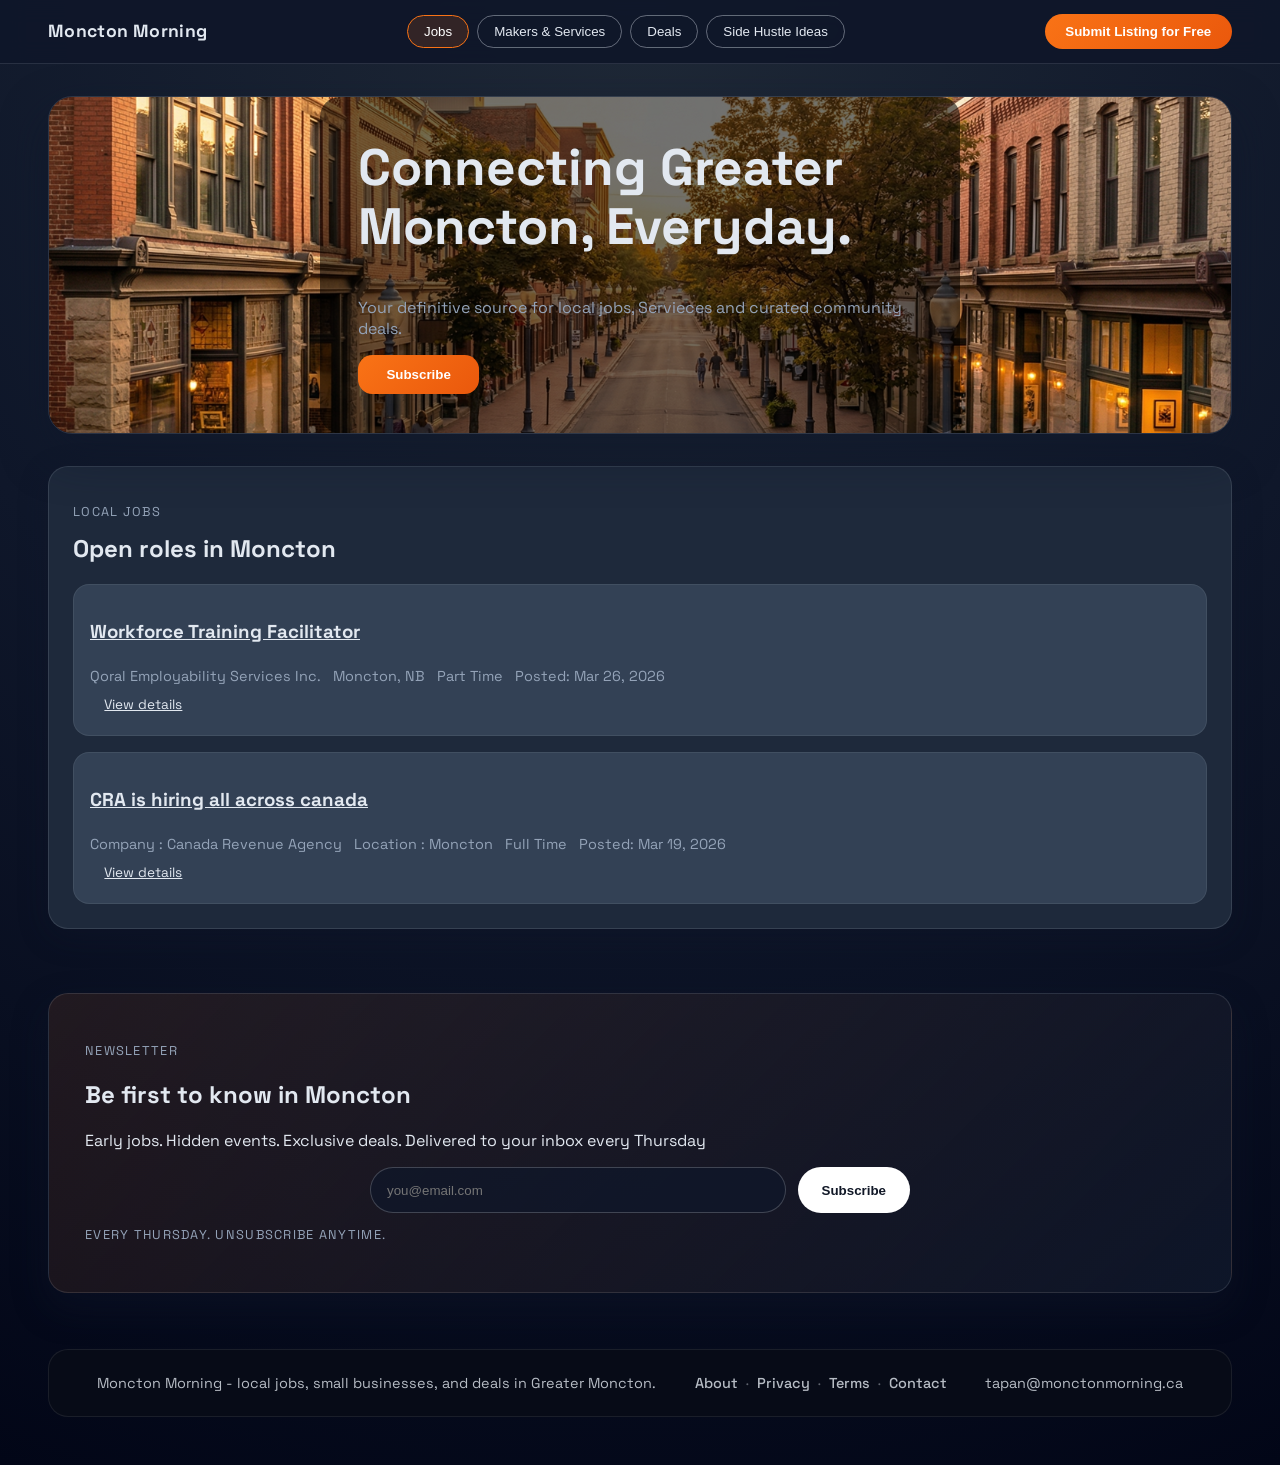
<file: index.html>
<!doctype html>
<html lang="en">
  <head>
    <meta charset="utf-8" />
    <meta name="viewport" content="width=device-width, initial-scale=1" />
    <title>Moncton Morning</title>
    <link rel="preconnect" href="https://fonts.googleapis.com" />
    <link rel="preconnect" href="https://fonts.gstatic.com" crossorigin />
    <link
      href="https://fonts.googleapis.com/css2?family=Space+Grotesk:wght@400;500;600;700&display=swap"
      rel="stylesheet"
    />
    <style>
      :root {
        color-scheme: light;
        font-family: "Space Grotesk", system-ui, -apple-system, sans-serif;
        --bg: #0f172a;
        --card: #1e293b;
        --card-soft: #334155;
        --text: #e2e8f0;
        --muted: #94a3b8;
        --accent: #f97316;
        --accent-soft: rgba(249, 115, 22, 0.15);
        --border: rgba(226, 232, 240, 0.12);
      }

      * {
        box-sizing: border-box;
      }

      body {
        margin: 0;
        background: radial-gradient(circle at top, #1f2937 0%, #0f172a 50%, #020617 100%);
        color: var(--text);
      }

      a {
        color: inherit;
      }

      .top-nav {
        position: sticky;
        top: 0;
        z-index: 20;
        display: flex;
        align-items: center;
        justify-content: space-between;
        gap: 1rem;
        padding: 0.85rem clamp(1rem, 4vw, 3rem);
        background: rgba(15, 23, 42, 0.95);
        border-bottom: 1px solid var(--border);
        backdrop-filter: blur(12px);
      }

      .brand {
        font-weight: 700;
        letter-spacing: 0.02em;
        font-size: 1.1rem;
      }

      .nav-links {
        display: flex;
        gap: 0.5rem;
        flex-wrap: wrap;
        justify-content: center;
      }

      .nav-links button {
        background: transparent;
        border: 1px solid rgba(226, 232, 240, 0.4);
        color: var(--text);
        border-radius: 999px;
        padding: 0.5rem 1rem;
        font-weight: 500;
        cursor: pointer;
        transition: all 0.2s ease;
      }

      .nav-links button.active {
        border-color: var(--accent);
        background: var(--accent-soft);
        color: #fff;
      }

      .nav-cta {
        background: linear-gradient(135deg, #f97316, #ea580c);
        color: #fff;
        border: none;
        padding: 0.65rem 1.3rem;
        border-radius: 999px;
        font-weight: 600;
        cursor: pointer;
        transition: transform 0.2s ease;
      }

      .nav-cta:hover {
        transform: translateY(-1px);
      }

      .page-shell {
        min-height: 100vh;
        padding: 2rem clamp(1rem, 4vw, 3rem) 3rem;
        display: flex;
        flex-direction: column;
        gap: 2rem;
      }

      .hero {
        position: relative;
        border: 1px solid var(--border);
        border-radius: 1.5rem;
        overflow: hidden;
        box-shadow: 0 20px 45px rgba(15, 23, 42, 0.6);
      }

      .hero-bg {
        position: absolute;
        inset: 0;
        background-image: url("hero-moncton.jpg");
        background-size: cover;
        background-position: center;
      }

      .hero-content {
        position: relative;
        margin: 0 auto;
        padding: clamp(1.5rem, 3vw, 2.5rem);
        max-width: 640px;
        background: rgba(0, 0, 0, 0.55);
        border-radius: 1.25rem;
        display: flex;
        flex-direction: column;
        gap: 0.75rem;
      }

      .hero h1 {
        margin: 0.25rem 0 0.75rem;
        font-size: clamp(2.2rem, 4vw, 3.4rem);
        line-height: 1.15;
      }

      .hero .lede {
        color: var(--muted);
        margin-bottom: 0.25rem;
        max-width: 60ch;
      }

      .hero-subscribe {
        align-self: flex-start;
        border: none;
        border-radius: 0.9rem;
        padding: 0.75rem 1.75rem;
        font-weight: 600;
        background: linear-gradient(135deg, #f97316, #ea580c);
        color: #fff;
        cursor: pointer;
        transition: transform 0.2s ease;
      }

      .hero-subscribe:hover {
        transform: translateY(-1px);
      }

      .content {
        display: grid;
        gap: 1.5rem;
      }

      .section-card {
        background: var(--card);
        border: 1px solid var(--border);
        border-radius: 1.25rem;
        padding: 1.5rem;
        box-shadow: 0 8px 30px rgba(15, 23, 42, 0.3);
      }

      .section-card h2 {
        margin-top: 0;
      }

      .jobs-list,
      .business-grid,
      .news-list,
      .events-list,
      .tips-list,
      .deals-list {
        display: flex;
        flex-direction: column;
        gap: 1rem;
        margin-top: 1rem;
      }

      .job-item,
      .business-item,
      .deal-item,
      .tip-item {
        border: 1px solid rgba(226, 232, 240, 0.08);
        padding: 1rem;
        border-radius: 1rem;
        background: var(--card-soft);
        display: flex;
        flex-direction: column;
        gap: 0.35rem;
      }

      .job-item .meta,
      .business-item .meta,
      .deal-item .meta,
      .tip-item .meta {
        display: flex;
        flex-wrap: wrap;
        gap: 0.75rem;
        color: var(--muted);
        font-size: 0.9rem;
      }

      .category-chip {
        border-radius: 999px;
        padding: 0.25rem 0.75rem;
        background: rgba(249, 115, 22, 0.15);
        color: #f97316;
        font-size: 0.85rem;
        display: inline-flex;
        align-items: center;
      }

      .filter-controls {
        display: flex;
        justify-content: flex-end;
        gap: 0.75rem;
        margin-top: 0.75rem;
        flex-wrap: wrap;
      }

      .filter-controls select {
        border-radius: 999px;
        padding: 0.55rem 1rem;
        border: 1px solid rgba(226, 232, 240, 0.5);
        background: var(--card);
        color: var(--text);
      }

      .newsletter {
        margin-top: 2rem;
        padding: clamp(1.5rem, 3vw, 2.25rem);
        border-radius: 1.25rem;
        background: linear-gradient(135deg, rgba(249, 115, 22, 0.1), rgba(15, 23, 42, 0.9));
        border: 1px solid var(--border);
        box-shadow: 0 15px 35px rgba(15, 23, 42, 0.4);
      }

      .legal-links {
        text-align: center;
        margin-top: 1rem;
        font-size: 0.95rem;
      }
      .legal-links a {
        color: var(--accent);
        text-decoration: none;
        font-weight: 600;
      }

      .newsletter-form-wrapper {
        max-width: 540px;
        margin: 1rem auto 0;
      }

      .newsletter-form {
        margin: 0;
        display: flex;
        gap: 0.75rem;
        flex-wrap: wrap;
      }

      .newsletter-form input {
        flex: 1;
        min-width: 220px;
        padding: 0.9rem 1rem;
        border-radius: 999px;
        border: 1px solid rgba(255, 255, 255, 0.2);
        background: rgba(15, 23, 42, 0.75);
        color: #fff;
      }

      .newsletter-form button {
        border-radius: 999px;
        border: none;
        background: #fff;
        color: #111827;
        font-weight: 600;
        padding: 0.85rem 1.5rem;
        cursor: pointer;
      }

      .notice {
        text-transform: uppercase;
        font-size: 0.8rem;
        letter-spacing: 0.1em;
        color: var(--muted);
      }

      .site-footer {
        margin-top: 1.5rem;
        background: #070b17;
        border-radius: 1.25rem;
        padding: 1.5rem clamp(1rem, 4vw, 3rem);
        border: 1px solid rgba(255, 255, 255, 0.08);
        color: rgba(226, 232, 240, 0.8);
        display: flex;
        flex-wrap: wrap;
        gap: 1rem;
        font-size: 0.9rem;
        justify-content: space-between;
      }

      .footer-links {
        display: flex;
        gap: 0.5rem;
        flex-wrap: wrap;
        align-items: center;
      }

      .footer-links a {
        color: inherit;
        text-decoration: none;
        font-weight: 500;
      }

      .footer-links span {
        color: rgba(226, 232, 240, 0.4);
      }

      .hidden {
        display: none;
      }

      .modal-backdrop {
        position: fixed;
        inset: 0;
        background: rgba(2, 6, 23, 0.7);
        display: none;
        align-items: center;
        justify-content: center;
        z-index: 40;
        padding: 1.5rem;
      }

      .modal-backdrop.open {
        display: flex;
      }

      .modal {
        background: var(--card);
        border-radius: 1.25rem;
        padding: 1.5rem;
        max-width: 520px;
        width: 100%;
        border: 1px solid var(--border);
      }

      .modal header {
        display: flex;
        justify-content: space-between;
        align-items: center;
        margin-bottom: 1rem;
      }

      .modal form {
        display: grid;
        gap: 0.75rem;
      }

      .modal label {
        font-size: 0.9rem;
        color: var(--muted);
      }

      .modal input,
      .modal select,
      .modal textarea {
        width: 100%;
        padding: 0.65rem 0.8rem;
        border-radius: 0.75rem;
        border: 1px solid rgba(226, 232, 240, 0.3);
        background: rgba(15, 23, 42, 0.7);
        color: var(--text);
      }

      .modal button {
        justify-self: flex-end;
        background: linear-gradient(135deg, #f97316, #ea580c);
        color: #fff;
        border: none;
        padding: 0.6rem 1.4rem;
        border-radius: 999px;
        font-weight: 600;
        cursor: pointer;
      }

      @media (max-width: 840px) {
        .top-nav {
          flex-direction: column;
          align-items: flex-start;
        }

        .nav-links {
          width: 100%;
          justify-content: flex-start;
        }

        .nav-cta {
          width: 100%;
          text-align: center;
        }
      }
    </style>
  </head>
  <body>
    <nav class="top-nav">
      <div class="brand">Moncton Morning</div>
      <div class="nav-links" role="tablist">
        <button type="button" class="active" data-tab="jobs">Jobs</button>
        <button type="button" data-tab="makers">Makers &amp; Services</button>
        <button type="button" data-tab="deals">Deals</button>
        <button type="button" data-tab="sidehustle">Side Hustle Ideas</button>
      </div>
      <button type="button" class="nav-cta" id="open-submit">Submit Listing for Free</button>
    </nav>

    <div class="page-shell">
      <header class="hero">
        <div class="hero-bg" aria-hidden="true"></div>
        <div class="hero-content" role="presentation">
          <h1>Connecting Greater Moncton, Everyday.</h1>
          <p class="lede">Your definitive source for local jobs, Servieces and curated community deals.</p>
          <button type="button" class="hero-subscribe" id="hero-subscribe">Subscribe</button>
        </div>
      </header>

      <main class="content">
        <section id="jobs" class="section-card">
          <p class="notice">Local Jobs</p>
          <h2>Open roles in Moncton</h2>
         <div class="jobs-list"></div>
        </section>

        <section id="makers" class="section-card hidden">
          <p class="notice">Makers &amp; Services</p>
          <h2>Local businesses you can call today</h2>
          <div class="filter-controls">
            <select id="maker-filter">
              <option>All</option>
              <option>Food</option>
              <option>Services</option>
              <option>Retail</option>
              <option>Home-based</option>
              <option>Other</option>
            </select>
          </div>
          <div class="business-grid"></div>
        </section>

        <section id="deals" class="section-card hidden">
          <h2>Discounts from local businesses</h2>
          <div class="deals-list"></div>
        </section>

        <section id="sidehustle" class="section-card hidden">
          <p class="notice">Side Hustle Tips</p>
          <h2>Quick ideas to earn extra cash</h2>
          <div class="tips-list"></div>
        </section>
        <section id="news" class="section-card hidden">
          <p class="notice">Newsletter news</p>
          <h2>What's happening this week</h2>
          <div class="news-list"></div>
        </section>
        <section id="events" class="section-card hidden">
          <p class="notice">Newsletter events</p>
          <h2>Community calendar</h2>
          <div class="events-list"></div>
        </section>
      </main>

      <section id="newsletter" class="newsletter">
        <div>
          <p class="notice">Newsletter</p>
          <h2>Be first to know in Moncton</h2>
          <p>Early jobs. Hidden events. Exclusive deals. Delivered to your inbox every Thursday</p>
        </div>
        <div class="newsletter-form-wrapper">
          <form id="subscribe-form" class="newsletter-form">
            <input id="subscribe-email" type="email" name="email" placeholder="you@email.com" required />
            <button type="submit">Subscribe</button>
          </form>
        </div>
        <p id="newsletter-note" class="notice">Every Thursday. Unsubscribe anytime.</p>
      </section>

<footer class="site-footer">
        <div>Moncton Morning - local jobs, small businesses, and deals in Greater Moncton.</div>
        <div class="footer-links">
          <a href="about.html">About</a><span>&middot;</span>
          <a href="privacy.html">Privacy</a><span>&middot;</span>
          <a href="terms.html">Terms</a><span>&middot;</span>
          <a href="mailto:tapan@monctonmorning.ca">Contact</a>
        </div>
        <div>tapan@monctonmorning.ca</div>
      </footer>
    </div>

    <div class="modal-backdrop" id="submit-modal">
      <div class="modal">
        <header>
          <h3>Submit a listing</h3>
          <button type="button" id="close-submit">Close</button>
        </header>
        <form id="submit-form">
          <label for="listing-type">Listing type</label>
          <select id="listing-type" name="listing-type" required>
            <option value="Job">Job</option>
            <option value="Business / Service">Business / Service</option>
            <option value="Deal">Deal</option>
          </select>
          <label for="listing-email">Contact email</label>
          <input id="listing-email" type="email" name="email" placeholder="you@email.com" required />
          <label for="listing-phone">Phone (optional)</label>
          <input id="listing-phone" type="tel" name="phone" placeholder="(506) 555-1234" />
          <label for="listing-details">Listing details</label>
          <textarea id="listing-details" name="details" rows="4" placeholder="Share the essentials"></textarea>
          <p id="submit-error" class="notice" style="color:#fca5a5;"></p>
          <p id="submit-success" class="notice"></p>
          <button type="submit">Send</button>
        </form>
      </div>
    </div>

    <script src="airtable-config.js"></script>
    <script>
const envConfig = window.MONCTON_CONFIG || {};
const AIRTABLE_CONFIG = {
  apiKey: envConfig.airtableApiKey || "REPLACE_WITH_YOUR_API_KEY",
  baseId: envConfig.baseId || "appRkIddAFC3p5eqv",
  tables: {
    jobs: "Jobs",
    directory: "Directory",
    deals: "Deals",
    tips: "SideHustleTips",
    news: "News",
    events: "Events",
    submissions: "Submissions",
    subscribers: "Subscribers"
  }
};

const apiBase = `https://api.airtable.com/v0/${AIRTABLE_CONFIG.baseId}/`;
const authHeaders = () => ({
  Authorization: `Bearer ${AIRTABLE_CONFIG.apiKey}`
});
const jsonHeaders = () => ({
  ...authHeaders(),
  "Content-Type": "application/json"
});


async function postRecord(tableName, fields) {
  try {
    const url = `${apiBase}${encodeURIComponent(tableName)}`;
    const response = await fetch(url, {
      method: "POST",
      headers: jsonHeaders(),
      body: JSON.stringify({ fields })
    });
    if (!response.ok) {
      console.error("Airtable POST error", tableName, response.status, await response.text());
      return null;
    }
    return await response.json();
  } catch (error) {
    console.error("POST failed", tableName, error);
    return null;
  }
}

const navButtons = document.querySelectorAll(".nav-links button[data-tab]");
const sections = document.querySelectorAll("main section");
const submitModal = document.getElementById("submit-modal");
const openSubmit = document.getElementById("open-submit");
const closeSubmit = document.getElementById("close-submit");
const submitForm = document.getElementById("submit-form");
const submitError = document.getElementById("submit-error");
const submitSuccess = document.getElementById("submit-success");
const subscribeEmail = document.getElementById("subscribe-email");
const subscribeForm = document.getElementById("subscribe-form");
const newsletterNote = document.getElementById("newsletter-note");
const makerFilter = document.getElementById("maker-filter");
const heroSubscribe = document.getElementById("hero-subscribe");

const jobList = document.querySelector("#jobs .jobs-list");
const businessGrid = document.querySelector("#makers .business-grid");
const dealsList = document.querySelector("#deals .deals-list");
const tipsList = document.querySelector("#sidehustle .tips-list");
const newsList = document.querySelector("#news .news-list");
const eventsList = document.querySelector("#events .events-list");

let directoryRecords = [];

const loadingMessages = {
  jobs: "Loading jobs…",
  makers: "Loading local makers & services…",
  deals: "Loading deals…",
  news: "Loading local news…",
  events: "Loading local events…"
};

function showLoading(target, text) {
  if (target) {
    target.textContent = text;
  }
}

function showError(target, sectionLabel) {
  if (target) {
    target.textContent = `Couldn't load ${sectionLabel}. Please refresh the page.`;
  }
}

function showSection(id) {
  sections.forEach((section) => {
    section.classList.toggle("hidden", section.id !== id);
  });
  navButtons.forEach((button) => {
    button.classList.toggle("active", button.dataset.tab === id);
  });
}

function formatDate(value) {
  if (!value) return "";
  const date = new Date(value);
  if (Number.isNaN(date)) return value;
  return new Intl.DateTimeFormat("en-CA", { dateStyle: "medium" }).format(date);
}

function hasFeatured(record) {
  return Boolean(record?.Featured || record?.["Featured?"]);
}

function getField(record, ...keys) {
  if (!record) return "";
  for (const key of keys) {
    const value = record[key];
    if (typeof value === "string" && value.trim()) return value.trim();
    if (value || value === 0) return value;
  }
  return "";
}

function createJobCard(job) {
  const card = document.createElement("article");
  card.className = "job-item";

  const title = document.createElement("h3");
  title.style.display = "flex";
  title.style.alignItems = "center";
  title.style.justifyContent = "space-between";
  title.style.gap = "0.5rem";

  const titleText = document.createElement("span");
  if (job.Link) {
    const link = document.createElement("a");
    link.href = job.Link;
    link.textContent = job.Title || "Job";
    link.target = "_blank";
    link.rel = "noreferrer";
    titleText.appendChild(link);
  } else {
    titleText.textContent = job.Title || "Job";
  }

  const badgeWrapper = document.createElement("span");
  badgeWrapper.style.marginLeft = "auto";
  if (hasFeatured(job)) {
    const badge = document.createElement("span");
    badge.className = "category-chip";
    badge.textContent = "Featured";
    badgeWrapper.appendChild(badge);
  }

  title.appendChild(titleText);
  if (badgeWrapper.children.length) {
    title.appendChild(badgeWrapper);
  }

  const meta = document.createElement("div");
  meta.className = "meta";
  if (job.Company) meta.appendChild(Object.assign(document.createElement("span"), { textContent: job.Company }));
  if (job.Location) meta.appendChild(Object.assign(document.createElement("span"), { textContent: job.Location }));
  const jobType = job.Type || job.Category;
  if (jobType) {
    meta.appendChild(Object.assign(document.createElement("span"), { textContent: jobType }));
  }
  const postedValue = job["Posted date"] || job.PostedAt || job.Posted;
  if (postedValue) {
    const posted = document.createElement("span");
    posted.textContent = "Posted: " + formatDate(postedValue);
    meta.appendChild(posted);
  }

  const action = document.createElement("a");
  action.className = "cta";
  action.textContent = "View details";
  action.href = job.Link || "#";
  action.target = "_blank";
  action.rel = "noreferrer";
  action.style.fontSize = "0.85rem";
  action.style.padding = "0.35rem 0.9rem";

  card.append(title);
  if (meta.childElementCount) card.append(meta);
  card.append(action);
  return card;
}
function renderJobs(records) {
  jobList.innerHTML = "";
  if (!records.length) {
    jobList.textContent = "Jobs will appear here once listed.";
    return;
  }
  const sorted = [...records].sort((a, b) => {
    if (hasFeatured(a) !== hasFeatured(b)) return hasFeatured(b) ? 1 : -1;
    const aDate = new Date(a["Posted date"] || a.PostedAt || a.Posted || a._createdTime || 0).getTime();
    const bDate = new Date(b["Posted date"] || b.PostedAt || b.Posted || b._createdTime || 0).getTime();
    return bDate - aDate;
  });
  sorted.forEach((job) => jobList.appendChild(createJobCard(job)));
}

function updateDirectoryList() {
  businessGrid.innerHTML = "";
  const filter = (makerFilter.value || "all").toLowerCase();
  const filtered = directoryRecords.filter((item) => {
    const category = (item.Category || "Other").toLowerCase();
    return filter === "all" || category === filter;
  });
  if (!filtered.length) {
    businessGrid.textContent = "No businesses found for that category.";
    return;
  }
  filtered.forEach((business) => {
    const card = document.createElement("article");
    card.className = "business-item";
    card.dataset.category = business.Category || "Other";

    const title = document.createElement("h3");
    if (business.Link) {
      const link = document.createElement("a");
      link.href = business.Link;
      link.textContent = business.Name || "Local business";
      link.target = "_blank";
      link.rel = "noreferrer";
      title.appendChild(link);
    } else {
      title.textContent = business.Name || "Local business";
    }
    if (hasFeatured(business)) {
      const badge = document.createElement("span");
      badge.className = "category-chip";
      badge.textContent = "Featured";
      title.appendChild(badge);
    }

    const description = document.createElement("p");
    description.textContent = business.Description || "";

    const meta = document.createElement("div");
    meta.className = "meta";
    if (business.Category) meta.appendChild(Object.assign(document.createElement("span"), { textContent: business.Category }));
    const area = business.Area || business.Location;
    if (area) meta.appendChild(Object.assign(document.createElement("span"), { textContent: area }));

    card.append(title);
    if (description.textContent) card.append(description);
    if (meta.childElementCount) card.append(meta);
    if (business.Contact) {
      const contact = document.createElement("p");
      contact.className = "meta";
      contact.textContent = `Contact: ${business.Contact}`;
      card.append(contact);
    }
    if (business.Link) {
      const action = document.createElement("a");
      action.href = business.Link;
      action.textContent = "View / Contact";
      action.target = "_blank";
      action.rel = "noreferrer";
      action.className = "cta";
      action.style.fontSize = "0.85rem";
      action.style.padding = "0.35rem 0.9rem";
      card.append(action);
    }

    businessGrid.appendChild(card);
  });
}

function createDealCard(deal) {
  const card = document.createElement("article");
  card.className = "deal-item";

  const businessName = getField(deal, "Business", "BusinessName", "Business Name");
  const title = document.createElement("h3");
  title.textContent = businessName || "Local deal";
  if (hasFeatured(deal)) {
    const badge = document.createElement("span");
    badge.className = "category-chip";
    badge.textContent = "Featured";
    title.appendChild(badge);
  }
  card.append(title);

  const offerText = getField(deal, "Offer Text", "OfferText");
  if (offerText) {
    const description = document.createElement("p");
    description.textContent = offerText;
    card.append(description);
  }

  const meta = document.createElement("div");
  meta.className = "meta";
  const area = getField(deal, "Area", "Location");
  if (area) meta.appendChild(Object.assign(document.createElement("span"), { textContent: area }));
  const postedValue = getField(deal, "Posted date", "PostedAt", "Posted");
  if (postedValue) {
    meta.appendChild(Object.assign(document.createElement("span"), { textContent: `Posted: ${formatDate(postedValue)}` }));
  }
  const expiry = getField(deal, "Expiry Date", "ExpiryDate");
  if (expiry) meta.appendChild(Object.assign(document.createElement("span"), { textContent: `Valid until ${formatDate(expiry)}` }));
  if (meta.childElementCount) card.append(meta);

  const dealLink = getField(deal, "Link", "SourceLink");
  if (dealLink) {
    const action = document.createElement("a");
    action.className = "cta";
    action.textContent = "View deal";
    action.href = dealLink;
    action.target = "_blank";
    action.rel = "noreferrer";
    action.style.fontSize = "0.85rem";
    action.style.padding = "0.35rem 0.9rem";
    card.append(action);
  }

  return card;
}
function renderDeals(records) {
  dealsList.innerHTML = "";
  if (!records.length) {
    dealsList.textContent = "Deals will appear here soon.";
    return;
  }
  const featured = records.filter((deal) => hasFeatured(deal));
  const others = records.filter((deal) => !hasFeatured(deal));
  if (featured.length) {
    const label = document.createElement("p");
    label.className = "notice";
    label.textContent = "Top deals";
    dealsList.appendChild(label);
    featured.forEach((deal) => dealsList.appendChild(createDealCard(deal)));
  }
  if (others.length) {
    const label = document.createElement("p");
    label.className = "notice";
    label.textContent = featured.length ? "More deals" : "Latest deals";
    dealsList.appendChild(label);
    others.forEach((deal) => dealsList.appendChild(createDealCard(deal)));
  }
}

function renderSideHustle(records) {
  tipsList.innerHTML = "";
  if (!records.length) {
    tipsList.textContent = "Side hustle tips are coming soon.";
    return;
  }
  records.forEach((tip) => {
    const card = document.createElement("article");
    card.className = "tip-item";
    const title = document.createElement("h3");
    title.textContent = tip.Title || "Side hustle idea";
    const description = document.createElement("p");
    description.textContent = tip.Description || "";
    const actions = document.createElement("div");
    actions.className = "meta";
    const affiliate = tip["Affiliate link"] || tip.AffiliateLink;
    if (affiliate) {
      const link = document.createElement("a");
      link.className = "cta";
      link.textContent = "Visit link";
      link.href = affiliate;
      link.target = "_blank";
      link.rel = "noreferrer";
      link.style.fontSize = "0.85rem";
      link.style.padding = "0.35rem 0.9rem";
      actions.appendChild(link);
    }
    const guide = tip["Read Guide link"] || tip.ReadGuideLink;
    if (guide) {
      const guideLink = document.createElement("a");
      guideLink.textContent = "Learn more";
      guideLink.href = guide;
      guideLink.target = "_blank";
      guideLink.rel = "noreferrer";
      guideLink.style.fontSize = "0.8rem";
      guideLink.style.marginLeft = "0.5rem";
      actions.appendChild(guideLink);
    }
    card.append(title);
    if (description.textContent) card.append(description);
    if (actions.childElementCount) card.append(actions);
    tipsList.appendChild(card);
  });
}

function getWeekGroups(records) {
  const grouped = new Map();
  records.forEach((record, index) => {
    const start = record.WeekStartDate || record["WeekStartDate"] || record["Week Start Date"] || "";
    const label = record.WeekLabel || "";
    const key = start || label || `week-${index}`;
    if (!grouped.has(key)) {
      grouped.set(key, { weekLabel: label, weekStart: start, rows: [] });
    }
    const group = grouped.get(key);
    if (!group.weekLabel && label) {
      group.weekLabel = label;
    }
    group.rows.push(record);
  });
  return Array.from(grouped.values()).sort((a, b) => {
    const aDate = new Date(a.weekStart || 0).getTime();
    const bDate = new Date(b.weekStart || 0).getTime();
    return bDate - aDate;
  });
}

function renderNews(records) {
  newsList.innerHTML = "";
  if (!records.length) {
    newsList.textContent = "Newsletter news will appear here.";
    return;
  }
  const groups = getWeekGroups(records);
  groups.forEach((group) => {
    const card = document.createElement("article");
    card.className = "job-item";
    const label = document.createElement("p");
    label.className = "notice";
    label.textContent = "Newsletter News";
    const heading = document.createElement("h3");
    const headingText = group.weekLabel || (group.weekStart ? "Week of " + formatDate(group.weekStart) : "Latest");
    heading.textContent = headingText;
    const list = document.createElement("ul");
    list.style.paddingLeft = "1.1rem";
    group.rows.slice(0, 3).forEach((item) => {
      if (!item.Headline && !item.SourceLink) return;
      const li = document.createElement("li");
      const link = document.createElement("a");
      link.href = item.SourceLink || "#";
      link.textContent = item.Headline || "News";
      link.target = "_blank";
      link.rel = "noreferrer";
      li.appendChild(link);
      list.appendChild(li);
    });
    card.append(label, heading, list);
    newsList.appendChild(card);
  });
}

function renderEvents(records) {
  eventsList.innerHTML = "";
  if (!records.length) {
    eventsList.textContent = "Upcoming newsletter events will appear here.";
    return;
  }
  const groups = getWeekGroups(records);
  groups.forEach((group) => {
    const card = document.createElement("article");
    card.className = "job-item";
    const label = document.createElement("p");
    label.className = "notice";
    label.textContent = "Newsletter Events";
    const heading = document.createElement("h3");
    const headingText = group.weekLabel || (group.weekStart ? "Week of " + formatDate(group.weekStart) : "Latest");
    heading.textContent = headingText;
    const list = document.createElement("ul");
    list.style.paddingLeft = "1.1rem";
    group.rows.slice(0, 3).forEach((item) => {
      if (!item.Title && !item.SourceLink) return;
      const li = document.createElement("li");
      const link = document.createElement("a");
      link.href = item.SourceLink || "#";
      link.textContent = item.Title || "Event";
      link.target = "_blank";
      link.rel = "noreferrer";
      li.appendChild(link);
      list.appendChild(li);
    });
    card.append(label, heading, list);
    eventsList.appendChild(card);
  });
}
function renderDirectory(records) {
  directoryRecords = [...records].sort((a, b) => (hasFeatured(b) ? 1 : 0) - (hasFeatured(a) ? 1 : 0));
  updateDirectoryList();
}

async function loadSnapshotData() {
  showLoading(jobList, loadingMessages.jobs);
  showLoading(businessGrid, loadingMessages.makers);
  showLoading(dealsList, loadingMessages.deals);
  showLoading(newsList, loadingMessages.news);
  showLoading(eventsList, loadingMessages.events);

  try {
    const response = await fetch("/data-snapshot.json");
    if (!response.ok) {
      throw new Error("Failed to load data snapshot");
    }
    const snapshot = await response.json();
    renderJobs(snapshot.jobs || []);
    renderDirectory(snapshot.businesses || []);
    renderDeals(snapshot.deals || []);
    renderNews(snapshot.news || []);
    renderEvents(snapshot.events || []);
    renderSideHustle(snapshot.tips || []);
  } catch (error) {
    console.error("Snapshot loading error", error);
    showError(jobList, "jobs");
    showError(businessGrid, "local makers & services");
    showError(dealsList, "deals");
    showError(newsList, "local news");
    showError(eventsList, "local events");
    showError(tipsList, "side hustle tips");
  }
}

navButtons.forEach((button) => {
  button.addEventListener("click", () => {
    showSection(button.dataset.tab);
  });
});

openSubmit.addEventListener("click", () => {
  submitModal.classList.add("open");
  submitSuccess.textContent = "";
  submitError.textContent = "";
});

closeSubmit.addEventListener("click", () => {
  submitModal.classList.remove("open");
});

submitModal.addEventListener("click", (event) => {
  if (event.target === submitModal) {
    submitModal.classList.remove("open");
  }
});

submitForm.addEventListener("submit", async (event) => {
  event.preventDefault();
  submitError.textContent = "";
  submitSuccess.textContent = "";
  const formData = new FormData(submitForm);
  const email = (formData.get("email") || "").toString().trim();
  const phone = (formData.get("phone") || "").toString().trim();
  const listingType = formData.get("listing-type") || "";
  const details = (formData.get("details") || "").toString().trim();
  const isValid = /\S+@\S+\.\S+/.test(email);
  if (!isValid) {
    submitError.textContent = "Please enter a valid email.";
    return;
  }
  const payload = {
    "Listing type": listingType,
    "Contact email": email,
    Phone: phone || undefined,
    "Listing details": details
  };
  const result = await postRecord(AIRTABLE_CONFIG.tables.submissions, payload);
  if (result) {
    submitSuccess.textContent = "Thanks! Your listing request has been received. I'll review and contact you if needed.";
    submitForm.reset();
  } else {
    submitError.textContent = "Something went wrong. Please try again.";
  }
});

subscribeForm.addEventListener("submit", async (event) => {
  event.preventDefault();
  newsletterNote.textContent = "";
  const email = (subscribeEmail.value || "").trim();
  const isValid = /\S+@\S+\.\S+/.test(email);
  if (!isValid) {
    newsletterNote.textContent = "Please enter a valid email.";
    return;
  }
  const result = await postRecord(AIRTABLE_CONFIG.tables.subscribers, { Email: email });
  if (result) {
    newsletterNote.textContent = "Thanks! You're on the list.";
    subscribeEmail.value = "";
  } else {
    newsletterNote.textContent = "Something went wrong. Please try again later.";
  }
});

makerFilter.addEventListener("change", () => {
  updateDirectoryList();
});

heroSubscribe?.addEventListener("click", () => {
  document.getElementById("newsletter")?.scrollIntoView({ behavior: "smooth" });
});

function getInitialTab() {
  const params = new URLSearchParams(window.location.search);
  const requested = params.get("tab");
  return requested && document.getElementById(requested) ? requested : "jobs";
}

function handleInitialTab() {
  const tab = getInitialTab();
  showSection(tab);
  if (tab === "news" || tab === "events") {
    document.getElementById(tab)?.scrollIntoView({ behavior: "smooth" });
  }
}

window.addEventListener("popstate", handleInitialTab);

handleInitialTab();
loadSnapshotData();

    </script>
  </body>
</html>
</file>
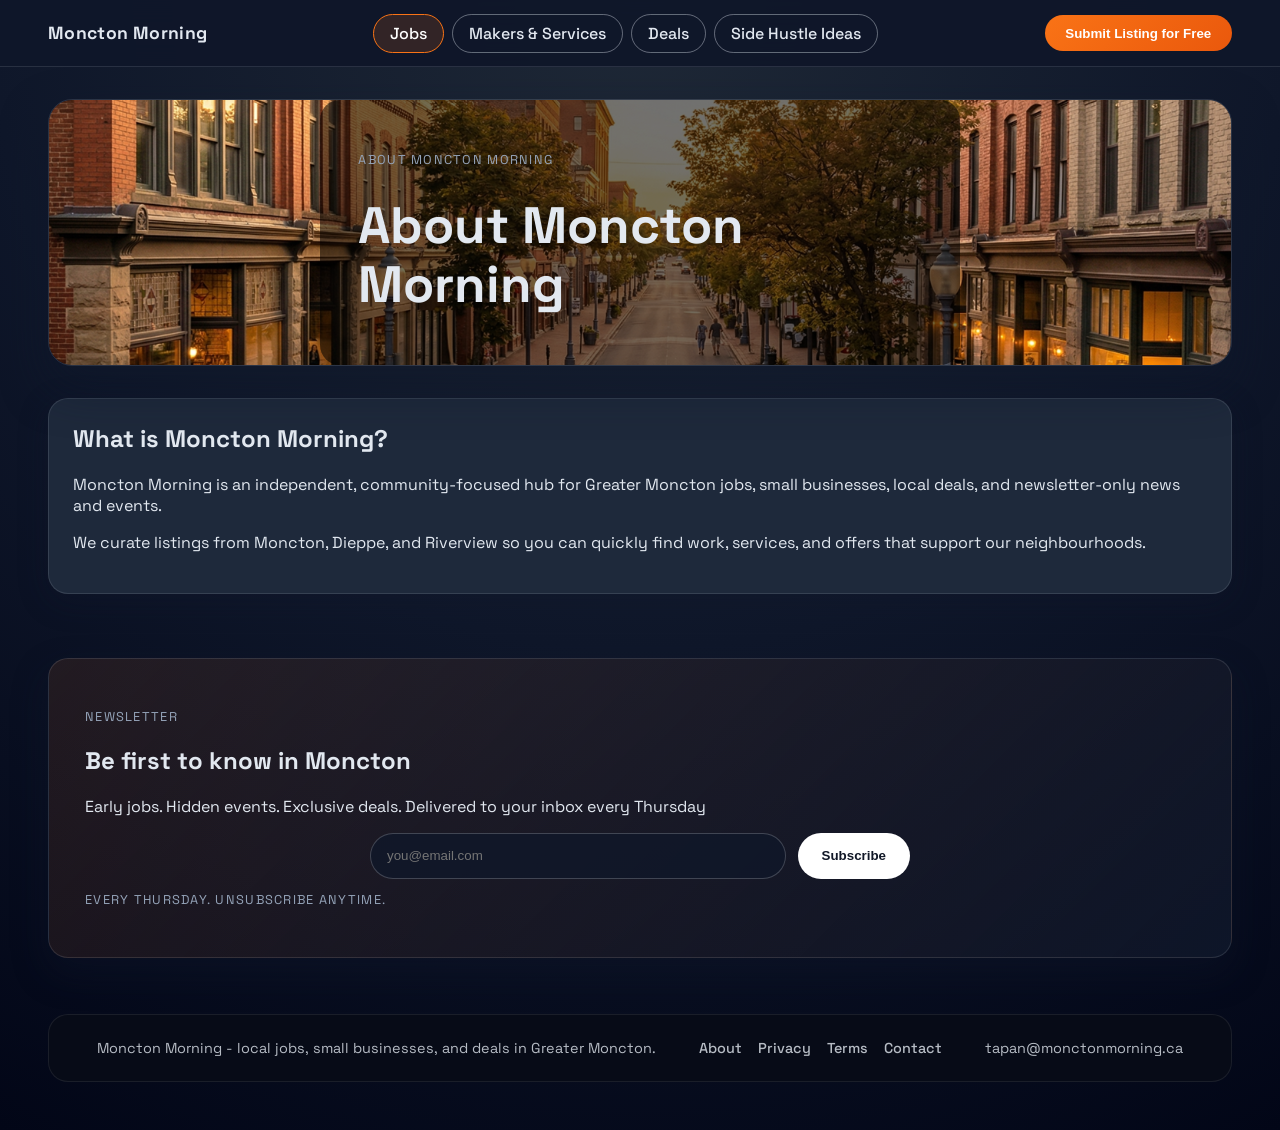
<file: about.html>
<!doctype html>
<html lang="en">
  <head>
    <meta charset="utf-8" />
    <meta name="viewport" content="width=device-width, initial-scale=1" />
    <title>Moncton Morning | What is Moncton Morning?</title>
    <link rel="preconnect" href="https://fonts.googleapis.com" />
    <link rel="preconnect" href="https://fonts.gstatic.com" crossorigin />
    <link
      href="https://fonts.googleapis.com/css2?family=Space+Grotesk:wght@400;500;600;700&display=swap"
      rel="stylesheet"
    />
    <style>
      :root {
        color-scheme: light;
        font-family: "Space Grotesk", system-ui, -apple-system, sans-serif;
        --bg: #0f172a;
        --card: #1e293b;
        --card-soft: #334155;
        --text: #e2e8f0;
        --muted: #94a3b8;
        --accent: #f97316;
        --accent-soft: rgba(249, 115, 22, 0.15);
        --border: rgba(226, 232, 240, 0.12);
      }

      * {
        box-sizing: border-box;
      }

      body {
        margin: 0;
        background: radial-gradient(circle at top, #1f2937 0%, #0f172a 50%, #020617 100%);
        color: var(--text);
      }

      a {
        color: inherit;
      }

      .top-nav {
        position: sticky;
        top: 0;
        z-index: 20;
        display: flex;
        align-items: center;
        justify-content: space-between;
        gap: 1rem;
        padding: 0.85rem clamp(1rem, 4vw, 3rem);
        background: rgba(15, 23, 42, 0.95);
        border-bottom: 1px solid var(--border);
        backdrop-filter: blur(12px);
      }

      .brand {
        font-weight: 700;
        letter-spacing: 0.02em;
        font-size: 1.1rem;
      }

      .nav-links {
        display: flex;
        gap: 0.5rem;
        flex-wrap: wrap;
        justify-content: center;
      }

      .nav-links button {
        background: transparent;
        border: 1px solid rgba(226, 232, 240, 0.4);
        color: var(--text);
        border-radius: 999px;
        padding: 0.5rem 1rem;
        font-weight: 500;
        cursor: pointer;
        transition: all 0.2s ease;
      }

      .nav-links button.active {
        border-color: var(--accent);
        background: var(--accent-soft);
        color: #fff;
      }

      .nav-links a {
        display: inline-flex;
        align-items: center;
        justify-content: center;
        text-decoration: none;
        background: transparent;
        border: 1px solid rgba(226, 232, 240, 0.4);
        color: var(--text);
        border-radius: 999px;
        padding: 0.5rem 1rem;
        font-weight: 500;
        transition: all 0.2s ease;
      }

      .nav-links a.active {
        border-color: var(--accent);
        background: var(--accent-soft);
        color: #fff;
      }

      .nav-cta {
        background: linear-gradient(135deg, #f97316, #ea580c);
        color: #fff;
        border: none;
        padding: 0.65rem 1.3rem;
        border-radius: 999px;
        font-weight: 600;
        cursor: pointer;
        transition: transform 0.2s ease;
      }

      .nav-cta:hover {
        transform: translateY(-1px);
      }

      .page-shell {
        min-height: 100vh;
        padding: 2rem clamp(1rem, 4vw, 3rem) 3rem;
        display: flex;
        flex-direction: column;
        gap: 2rem;
      }

      .hero {
        position: relative;
        border: 1px solid var(--border);
        border-radius: 1.5rem;
        overflow: hidden;
        box-shadow: 0 20px 45px rgba(15, 23, 42, 0.6);
      }

      .hero-bg {
        position: absolute;
        inset: 0;
        background-image: url("hero-moncton.jpg");
        background-size: cover;
        background-position: center;
      }

      .hero-content {
        position: relative;
        margin: 0 auto;
        padding: clamp(1.5rem, 3vw, 2.5rem);
        max-width: 640px;
        background: rgba(0, 0, 0, 0.55);
        border-radius: 1.25rem;
        display: flex;
        flex-direction: column;
        gap: 0.75rem;
      }

      .hero h1 {
        margin: 0.25rem 0 0.75rem;
        font-size: clamp(2.2rem, 4vw, 3.4rem);
        line-height: 1.15;
      }

      .hero .lede {
        color: var(--muted);
        margin-bottom: 0.25rem;
        max-width: 60ch;
      }

      .hero-subscribe {
        align-self: flex-start;
        border: none;
        border-radius: 0.9rem;
        padding: 0.75rem 1.75rem;
        font-weight: 600;
        background: linear-gradient(135deg, #f97316, #ea580c);
        color: #fff;
        cursor: pointer;
        transition: transform 0.2s ease;
      }

      .hero-subscribe:hover {
        transform: translateY(-1px);
      }

      .content {
        display: grid;
        gap: 1.5rem;
      }

      .section-card {
        background: var(--card);
        border: 1px solid var(--border);
        border-radius: 1.25rem;
        padding: 1.5rem;
        box-shadow: 0 8px 30px rgba(15, 23, 42, 0.3);
      }

      .section-card h2 {
        margin-top: 0;
      }

      .jobs-list,
      .business-grid,
      .news-list,
      .events-list,
      .tips-list,
      .deals-list {
        display: flex;
        flex-direction: column;
        gap: 1rem;
        margin-top: 1rem;
      }

      .job-item,
      .business-item,
      .deal-item,
      .tip-item {
        border: 1px solid rgba(226, 232, 240, 0.08);
        padding: 1rem;
        border-radius: 1rem;
        background: var(--card-soft);
        display: flex;
        flex-direction: column;
        gap: 0.35rem;
      }

      .job-item .meta,
      .business-item .meta,
      .deal-item .meta,
      .tip-item .meta {
        display: flex;
        flex-wrap: wrap;
        gap: 0.75rem;
        color: var(--muted);
        font-size: 0.9rem;
      }

      .category-chip {
        border-radius: 999px;
        padding: 0.25rem 0.75rem;
        background: rgba(249, 115, 22, 0.15);
        color: #f97316;
        font-size: 0.85rem;
        display: inline-flex;
        align-items: center;
      }

      .filter-controls {
        display: flex;
        justify-content: flex-end;
        gap: 0.75rem;
        margin-top: 0.75rem;
        flex-wrap: wrap;
      }

      .filter-controls select {
        border-radius: 999px;
        padding: 0.55rem 1rem;
        border: 1px solid rgba(226, 232, 240, 0.5);
        background: var(--card);
        color: var(--text);
      }

      .newsletter {
        margin-top: 2rem;
        padding: clamp(1.5rem, 3vw, 2.25rem);
        border-radius: 1.25rem;
        background: linear-gradient(135deg, rgba(249, 115, 22, 0.1), rgba(15, 23, 42, 0.9));
        border: 1px solid var(--border);
        box-shadow: 0 15px 35px rgba(15, 23, 42, 0.4);
      }

      .legal-links {
        text-align: center;
        margin-top: 1rem;
        font-size: 0.95rem;
      }
      .legal-links a {
        color: var(--accent);
        text-decoration: none;
        font-weight: 600;
      }

      .newsletter-form-wrapper {
        max-width: 540px;
        margin: 1rem auto 0;
      }

      .newsletter-form {
        margin: 0;
        display: flex;
        gap: 0.75rem;
        flex-wrap: wrap;
      }

      .newsletter-form input {
        flex: 1;
        min-width: 220px;
        padding: 0.9rem 1rem;
        border-radius: 999px;
        border: 1px solid rgba(255, 255, 255, 0.2);
        background: rgba(15, 23, 42, 0.75);
        color: #fff;
      }

      .newsletter-form button {
        border-radius: 999px;
        border: none;
        background: #fff;
        color: #111827;
        font-weight: 600;
        padding: 0.85rem 1.5rem;
        cursor: pointer;
      }

      .notice {
        text-transform: uppercase;
        font-size: 0.8rem;
        letter-spacing: 0.1em;
        color: var(--muted);
      }

      .site-footer {
        margin-top: 1.5rem;
        background: #070b17;
        border-radius: 1.25rem;
        padding: 1.5rem clamp(1rem, 4vw, 3rem);
        border: 1px solid rgba(255, 255, 255, 0.08);
        color: rgba(226, 232, 240, 0.8);
        display: flex;
        flex-wrap: wrap;
        gap: 1rem;
        font-size: 0.9rem;
        justify-content: space-between;
      }

      .footer-links {
        display: flex;
        gap: 0.5rem;
        flex-wrap: wrap;
        align-items: center;
      }

      .footer-links a {
        color: inherit;
        text-decoration: none;
        font-weight: 500;
      }

      .footer-links span {
        color: rgba(226, 232, 240, 0.4);
      }

      .hidden {
        display: none;
      }

      .modal-backdrop {
        position: fixed;
        inset: 0;
        background: rgba(2, 6, 23, 0.7);
        display: none;
        align-items: center;
        justify-content: center;
        z-index: 40;
        padding: 1.5rem;
      }

      .modal-backdrop.open {
        display: flex;
      }

      .modal {
        background: var(--card);
        border-radius: 1.25rem;
        padding: 1.5rem;
        max-width: 520px;
        width: 100%;
        border: 1px solid var(--border);
      }

      .modal header {
        display: flex;
        justify-content: space-between;
        align-items: center;
        margin-bottom: 1rem;
      }

      .modal form {
        display: grid;
        gap: 0.75rem;
      }

      .modal label {
        font-size: 0.9rem;
        color: var(--muted);
      }

      .modal input,
      .modal select,
      .modal textarea {
        width: 100%;
        padding: 0.65rem 0.8rem;
        border-radius: 0.75rem;
        border: 1px solid rgba(226, 232, 240, 0.3);
        background: rgba(15, 23, 42, 0.7);
        color: var(--text);
      }

      .modal button {
        justify-self: flex-end;
        background: linear-gradient(135deg, #f97316, #ea580c);
        color: #fff;
        border: none;
        padding: 0.6rem 1.4rem;
        border-radius: 999px;
        font-weight: 600;
        cursor: pointer;
      }

      @media (max-width: 840px) {
        .top-nav {
          flex-direction: column;
          align-items: flex-start;
        }

        .nav-links {
          width: 100%;
          justify-content: flex-start;
        }

        .nav-cta {
          width: 100%;
          text-align: center;
        }
      }
    </style>
  </head>
  <body>
    <nav class="top-nav">
      <div class="brand">Moncton Morning</div>
      <div class="nav-links" role="tablist">
        <a href="index.html?tab=jobs" class="active">Jobs</a>
        <a href="index.html?tab=makers">Makers &amp; Services</a>
        <a href="index.html?tab=deals">Deals</a>
        <a href="index.html?tab=sidehustle">Side Hustle Ideas</a>
      </div>
      <button type="button" class="nav-cta" id="open-submit">Submit Listing for Free</button>
    </nav>
    <div class="page-shell">
      <header class="hero">
        <div class="hero-bg" aria-hidden="true"></div>
        <div class="hero-content" role="presentation">
          <p class="notice">About Moncton Morning</p>
          <h1>About Moncton Morning</h1>
        </div>
      </header>

      <main class="content">
        <section class="section-card" id="about">
          <h2>What is Moncton Morning?</h2>
          <p>Moncton Morning is an independent, community-focused hub for Greater Moncton jobs, small businesses, local deals, and newsletter-only news and events.</p><p>We curate listings from Moncton, Dieppe, and Riverview so you can quickly find work, services, and offers that support our neighbourhoods.</p>
        </section>
      </main>

      <section id="newsletter" class="newsletter">
        <div>
          <p class="notice">Newsletter</p>
          <h2>Be first to know in Moncton</h2>
          <p>Early jobs. Hidden events. Exclusive deals. Delivered to your inbox every Thursday</p>
        </div>
        <div class="newsletter-form-wrapper">
          <form id="subscribe-form" class="newsletter-form">
            <input id="subscribe-email" type="email" name="email" placeholder="you@email.com" required />
            <button type="submit">Subscribe</button>
          </form>
        </div>
        <p id="newsletter-note" class="notice">Every Thursday. Unsubscribe anytime.</p>
      </section>
      <footer class="site-footer">
        <div>Moncton Morning - local jobs, small businesses, and deals in Greater Moncton.</div>
        <div class="footer-links">
          <a href="about.html">About</a><span> </span>
          <a href="privacy.html">Privacy</a><span> </span>
          <a href="terms.html">Terms</a><span> </span>
          <a href="mailto:tapan@monctonmorning.ca">Contact</a>
        </div>
        <div>tapan@monctonmorning.ca</div>
      </footer>
    </div>
  </body>
</html>
</file>
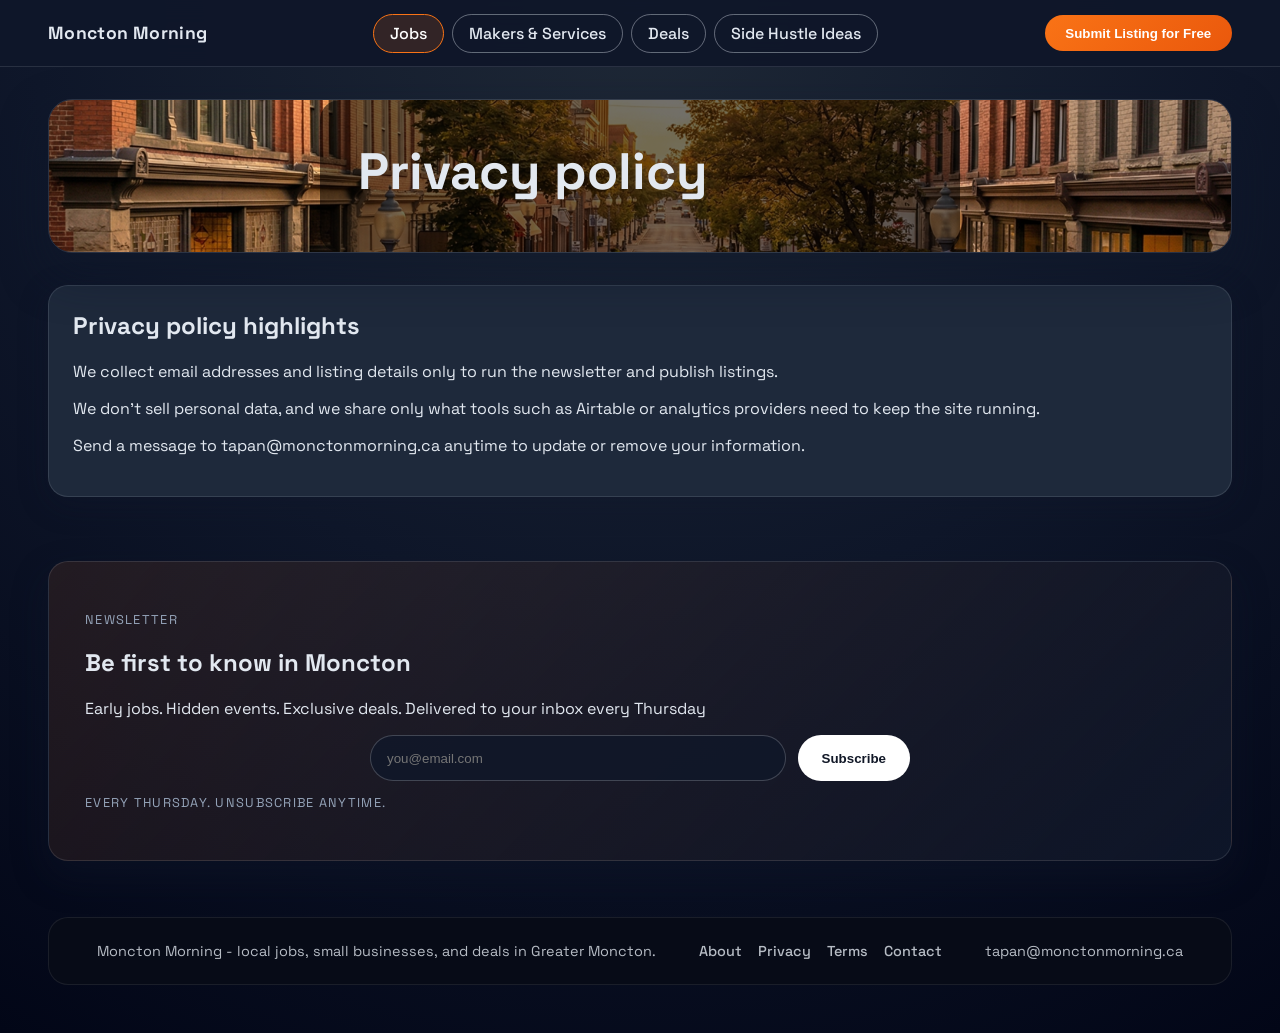
<file: privacy.html>
<!doctype html>
<html lang="en">
  <head>
    <meta charset="utf-8" />
    <meta name="viewport" content="width=device-width, initial-scale=1" />
    <title>Moncton Morning | Privacy policy highlights</title>
    <link rel="preconnect" href="https://fonts.googleapis.com" />
    <link rel="preconnect" href="https://fonts.gstatic.com" crossorigin />
    <link
      href="https://fonts.googleapis.com/css2?family=Space+Grotesk:wght@400;500;600;700&display=swap"
      rel="stylesheet"
    />
    <style>
      :root {
        color-scheme: light;
        font-family: "Space Grotesk", system-ui, -apple-system, sans-serif;
        --bg: #0f172a;
        --card: #1e293b;
        --card-soft: #334155;
        --text: #e2e8f0;
        --muted: #94a3b8;
        --accent: #f97316;
        --accent-soft: rgba(249, 115, 22, 0.15);
        --border: rgba(226, 232, 240, 0.12);
      }

      * {
        box-sizing: border-box;
      }

      body {
        margin: 0;
        background: radial-gradient(circle at top, #1f2937 0%, #0f172a 50%, #020617 100%);
        color: var(--text);
      }

      a {
        color: inherit;
      }

      .top-nav {
        position: sticky;
        top: 0;
        z-index: 20;
        display: flex;
        align-items: center;
        justify-content: space-between;
        gap: 1rem;
        padding: 0.85rem clamp(1rem, 4vw, 3rem);
        background: rgba(15, 23, 42, 0.95);
        border-bottom: 1px solid var(--border);
        backdrop-filter: blur(12px);
      }

      .brand {
        font-weight: 700;
        letter-spacing: 0.02em;
        font-size: 1.1rem;
      }

      .nav-links {
        display: flex;
        gap: 0.5rem;
        flex-wrap: wrap;
        justify-content: center;
      }

      .nav-links button {
        background: transparent;
        border: 1px solid rgba(226, 232, 240, 0.4);
        color: var(--text);
        border-radius: 999px;
        padding: 0.5rem 1rem;
        font-weight: 500;
        cursor: pointer;
        transition: all 0.2s ease;
      }

      .nav-links button.active {
        border-color: var(--accent);
        background: var(--accent-soft);
        color: #fff;
      }

      .nav-links a {
        display: inline-flex;
        align-items: center;
        justify-content: center;
        text-decoration: none;
        background: transparent;
        border: 1px solid rgba(226, 232, 240, 0.4);
        color: var(--text);
        border-radius: 999px;
        padding: 0.5rem 1rem;
        font-weight: 500;
        transition: all 0.2s ease;
      }

      .nav-links a.active {
        border-color: var(--accent);
        background: var(--accent-soft);
        color: #fff;
      }

      .nav-cta {
        background: linear-gradient(135deg, #f97316, #ea580c);
        color: #fff;
        border: none;
        padding: 0.65rem 1.3rem;
        border-radius: 999px;
        font-weight: 600;
        cursor: pointer;
        transition: transform 0.2s ease;
      }

      .nav-cta:hover {
        transform: translateY(-1px);
      }

      .page-shell {
        min-height: 100vh;
        padding: 2rem clamp(1rem, 4vw, 3rem) 3rem;
        display: flex;
        flex-direction: column;
        gap: 2rem;
      }

      .hero {
        position: relative;
        border: 1px solid var(--border);
        border-radius: 1.5rem;
        overflow: hidden;
        box-shadow: 0 20px 45px rgba(15, 23, 42, 0.6);
      }

      .hero-bg {
        position: absolute;
        inset: 0;
        background-image: url("hero-moncton.jpg");
        background-size: cover;
        background-position: center;
      }

      .hero-content {
        position: relative;
        margin: 0 auto;
        padding: clamp(1.5rem, 3vw, 2.5rem);
        max-width: 640px;
        background: rgba(0, 0, 0, 0.55);
        border-radius: 1.25rem;
        display: flex;
        flex-direction: column;
        gap: 0.75rem;
      }

      .hero h1 {
        margin: 0.25rem 0 0.75rem;
        font-size: clamp(2.2rem, 4vw, 3.4rem);
        line-height: 1.15;
      }

      .hero .lede {
        color: var(--muted);
        margin-bottom: 0.25rem;
        max-width: 60ch;
      }

      .hero-subscribe {
        align-self: flex-start;
        border: none;
        border-radius: 0.9rem;
        padding: 0.75rem 1.75rem;
        font-weight: 600;
        background: linear-gradient(135deg, #f97316, #ea580c);
        color: #fff;
        cursor: pointer;
        transition: transform 0.2s ease;
      }

      .hero-subscribe:hover {
        transform: translateY(-1px);
      }

      .content {
        display: grid;
        gap: 1.5rem;
      }

      .section-card {
        background: var(--card);
        border: 1px solid var(--border);
        border-radius: 1.25rem;
        padding: 1.5rem;
        box-shadow: 0 8px 30px rgba(15, 23, 42, 0.3);
      }

      .section-card h2 {
        margin-top: 0;
      }

      .jobs-list,
      .business-grid,
      .news-list,
      .events-list,
      .tips-list,
      .deals-list {
        display: flex;
        flex-direction: column;
        gap: 1rem;
        margin-top: 1rem;
      }

      .job-item,
      .business-item,
      .deal-item,
      .tip-item {
        border: 1px solid rgba(226, 232, 240, 0.08);
        padding: 1rem;
        border-radius: 1rem;
        background: var(--card-soft);
        display: flex;
        flex-direction: column;
        gap: 0.35rem;
      }

      .job-item .meta,
      .business-item .meta,
      .deal-item .meta,
      .tip-item .meta {
        display: flex;
        flex-wrap: wrap;
        gap: 0.75rem;
        color: var(--muted);
        font-size: 0.9rem;
      }

      .category-chip {
        border-radius: 999px;
        padding: 0.25rem 0.75rem;
        background: rgba(249, 115, 22, 0.15);
        color: #f97316;
        font-size: 0.85rem;
        display: inline-flex;
        align-items: center;
      }

      .filter-controls {
        display: flex;
        justify-content: flex-end;
        gap: 0.75rem;
        margin-top: 0.75rem;
        flex-wrap: wrap;
      }

      .filter-controls select {
        border-radius: 999px;
        padding: 0.55rem 1rem;
        border: 1px solid rgba(226, 232, 240, 0.5);
        background: var(--card);
        color: var(--text);
      }

      .newsletter {
        margin-top: 2rem;
        padding: clamp(1.5rem, 3vw, 2.25rem);
        border-radius: 1.25rem;
        background: linear-gradient(135deg, rgba(249, 115, 22, 0.1), rgba(15, 23, 42, 0.9));
        border: 1px solid var(--border);
        box-shadow: 0 15px 35px rgba(15, 23, 42, 0.4);
      }

      .legal-links {
        text-align: center;
        margin-top: 1rem;
        font-size: 0.95rem;
      }
      .legal-links a {
        color: var(--accent);
        text-decoration: none;
        font-weight: 600;
      }

      .newsletter-form-wrapper {
        max-width: 540px;
        margin: 1rem auto 0;
      }

      .newsletter-form {
        margin: 0;
        display: flex;
        gap: 0.75rem;
        flex-wrap: wrap;
      }

      .newsletter-form input {
        flex: 1;
        min-width: 220px;
        padding: 0.9rem 1rem;
        border-radius: 999px;
        border: 1px solid rgba(255, 255, 255, 0.2);
        background: rgba(15, 23, 42, 0.75);
        color: #fff;
      }

      .newsletter-form button {
        border-radius: 999px;
        border: none;
        background: #fff;
        color: #111827;
        font-weight: 600;
        padding: 0.85rem 1.5rem;
        cursor: pointer;
      }

      .notice {
        text-transform: uppercase;
        font-size: 0.8rem;
        letter-spacing: 0.1em;
        color: var(--muted);
      }

      .site-footer {
        margin-top: 1.5rem;
        background: #070b17;
        border-radius: 1.25rem;
        padding: 1.5rem clamp(1rem, 4vw, 3rem);
        border: 1px solid rgba(255, 255, 255, 0.08);
        color: rgba(226, 232, 240, 0.8);
        display: flex;
        flex-wrap: wrap;
        gap: 1rem;
        font-size: 0.9rem;
        justify-content: space-between;
      }

      .footer-links {
        display: flex;
        gap: 0.5rem;
        flex-wrap: wrap;
        align-items: center;
      }

      .footer-links a {
        color: inherit;
        text-decoration: none;
        font-weight: 500;
      }

      .footer-links span {
        color: rgba(226, 232, 240, 0.4);
      }

      .hidden {
        display: none;
      }

      .modal-backdrop {
        position: fixed;
        inset: 0;
        background: rgba(2, 6, 23, 0.7);
        display: none;
        align-items: center;
        justify-content: center;
        z-index: 40;
        padding: 1.5rem;
      }

      .modal-backdrop.open {
        display: flex;
      }

      .modal {
        background: var(--card);
        border-radius: 1.25rem;
        padding: 1.5rem;
        max-width: 520px;
        width: 100%;
        border: 1px solid var(--border);
      }

      .modal header {
        display: flex;
        justify-content: space-between;
        align-items: center;
        margin-bottom: 1rem;
      }

      .modal form {
        display: grid;
        gap: 0.75rem;
      }

      .modal label {
        font-size: 0.9rem;
        color: var(--muted);
      }

      .modal input,
      .modal select,
      .modal textarea {
        width: 100%;
        padding: 0.65rem 0.8rem;
        border-radius: 0.75rem;
        border: 1px solid rgba(226, 232, 240, 0.3);
        background: rgba(15, 23, 42, 0.7);
        color: var(--text);
      }

      .modal button {
        justify-self: flex-end;
        background: linear-gradient(135deg, #f97316, #ea580c);
        color: #fff;
        border: none;
        padding: 0.6rem 1.4rem;
        border-radius: 999px;
        font-weight: 600;
        cursor: pointer;
      }

      @media (max-width: 840px) {
        .top-nav {
          flex-direction: column;
          align-items: flex-start;
        }

        .nav-links {
          width: 100%;
          justify-content: flex-start;
        }

        .nav-cta {
          width: 100%;
          text-align: center;
        }
      }
    </style>
  </head>
  <body>
    <nav class="top-nav">
      <div class="brand">Moncton Morning</div>
      <div class="nav-links" role="tablist">
        <a href="index.html?tab=jobs" class="active">Jobs</a>
        <a href="index.html?tab=makers">Makers &amp; Services</a>
        <a href="index.html?tab=deals">Deals</a>
        <a href="index.html?tab=sidehustle">Side Hustle Ideas</a>
      </div>
      <button type="button" class="nav-cta" id="open-submit">Submit Listing for Free</button>
    </nav>
    <div class="page-shell">
      <header class="hero">
        <div class="hero-bg" aria-hidden="true"></div>
        <div class="hero-content" role="presentation">
          <h1>Privacy policy</h1>
        </div>
      </header>

      <main class="content">
        <section class="section-card" id="privacy">
          <h2>Privacy policy highlights</h2>
          <p>We collect email addresses and listing details only to run the newsletter and publish listings.</p><p>We don't sell personal data, and we share only what tools such as Airtable or analytics providers need to keep the site running.</p><p>Send a message to tapan@monctonmorning.ca anytime to update or remove your information.</p>
        </section>
      </main>

      <section id="newsletter" class="newsletter">
        <div>
          <p class="notice">Newsletter</p>
          <h2>Be first to know in Moncton</h2>
          <p>Early jobs. Hidden events. Exclusive deals. Delivered to your inbox every Thursday</p>
        </div>
        <div class="newsletter-form-wrapper">
          <form id="subscribe-form" class="newsletter-form">
            <input id="subscribe-email" type="email" name="email" placeholder="you@email.com" required />
            <button type="submit">Subscribe</button>
          </form>
        </div>
        <p id="newsletter-note" class="notice">Every Thursday. Unsubscribe anytime.</p>
      </section>
      <footer class="site-footer">
        <div>Moncton Morning - local jobs, small businesses, and deals in Greater Moncton.</div>
        <div class="footer-links">
          <a href="about.html">About</a><span> </span>
          <a href="privacy.html">Privacy</a><span> </span>
          <a href="terms.html">Terms</a><span> </span>
          <a href="mailto:tapan@monctonmorning.ca">Contact</a>
        </div>
        <div>tapan@monctonmorning.ca</div>
      </footer>
    </div>
  </body>
</html>
</file>
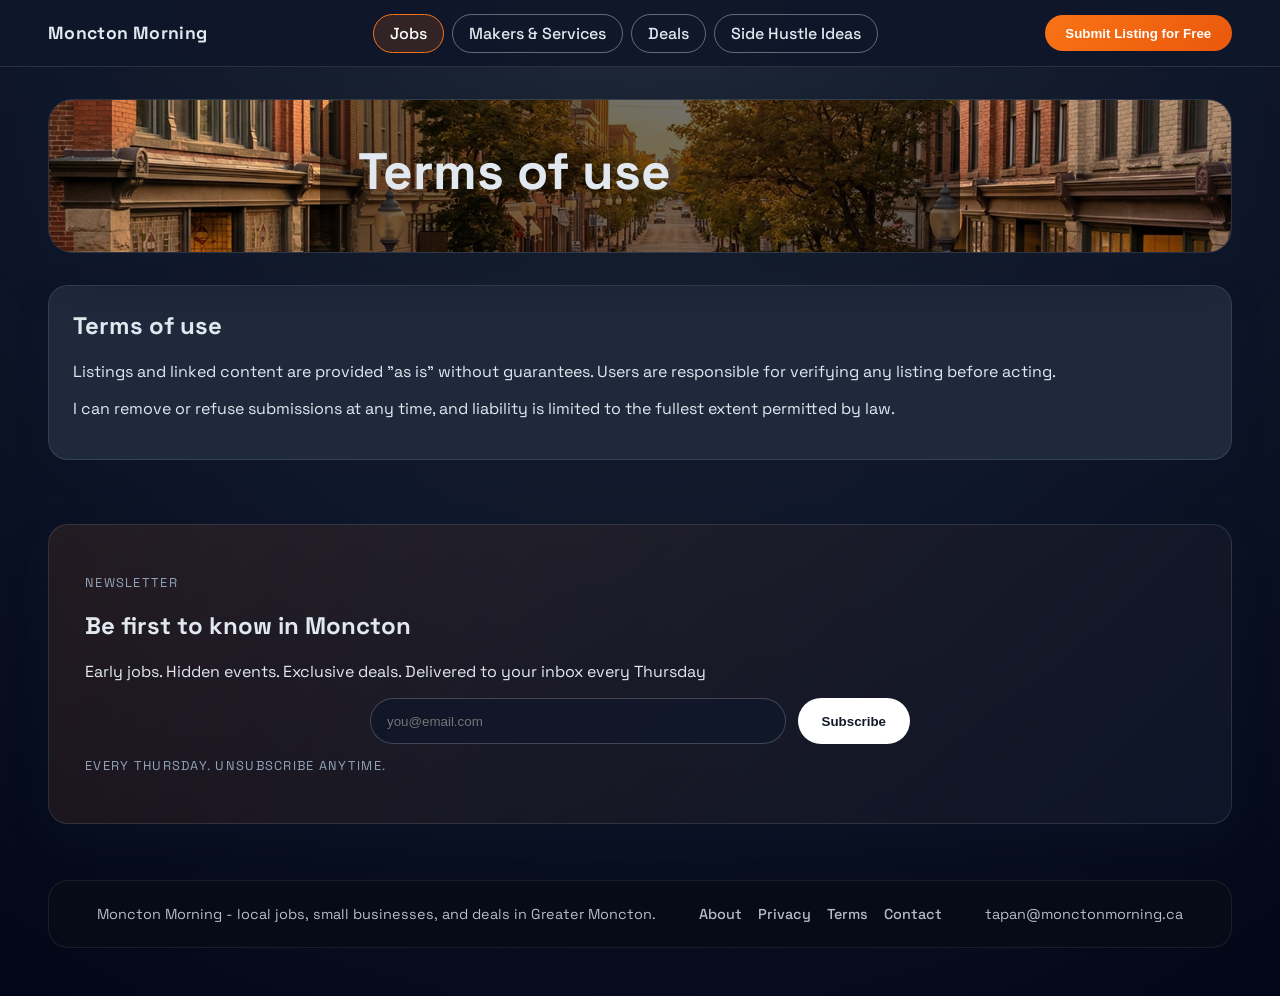
<file: terms.html>
<!doctype html>
<html lang="en">
  <head>
    <meta charset="utf-8" />
    <meta name="viewport" content="width=device-width, initial-scale=1" />
    <title>Moncton Morning | Terms of use</title>
    <link rel="preconnect" href="https://fonts.googleapis.com" />
    <link rel="preconnect" href="https://fonts.gstatic.com" crossorigin />
    <link
      href="https://fonts.googleapis.com/css2?family=Space+Grotesk:wght@400;500;600;700&display=swap"
      rel="stylesheet"
    />
    <style>
      :root {
        color-scheme: light;
        font-family: "Space Grotesk", system-ui, -apple-system, sans-serif;
        --bg: #0f172a;
        --card: #1e293b;
        --card-soft: #334155;
        --text: #e2e8f0;
        --muted: #94a3b8;
        --accent: #f97316;
        --accent-soft: rgba(249, 115, 22, 0.15);
        --border: rgba(226, 232, 240, 0.12);
      }

      * {
        box-sizing: border-box;
      }

      body {
        margin: 0;
        background: radial-gradient(circle at top, #1f2937 0%, #0f172a 50%, #020617 100%);
        color: var(--text);
      }

      a {
        color: inherit;
      }

      .top-nav {
        position: sticky;
        top: 0;
        z-index: 20;
        display: flex;
        align-items: center;
        justify-content: space-between;
        gap: 1rem;
        padding: 0.85rem clamp(1rem, 4vw, 3rem);
        background: rgba(15, 23, 42, 0.95);
        border-bottom: 1px solid var(--border);
        backdrop-filter: blur(12px);
      }

      .brand {
        font-weight: 700;
        letter-spacing: 0.02em;
        font-size: 1.1rem;
      }

      .nav-links {
        display: flex;
        gap: 0.5rem;
        flex-wrap: wrap;
        justify-content: center;
      }

      .nav-links button {
        background: transparent;
        border: 1px solid rgba(226, 232, 240, 0.4);
        color: var(--text);
        border-radius: 999px;
        padding: 0.5rem 1rem;
        font-weight: 500;
        cursor: pointer;
        transition: all 0.2s ease;
      }

      .nav-links button.active {
        border-color: var(--accent);
        background: var(--accent-soft);
        color: #fff;
      }

      .nav-links a {
        display: inline-flex;
        align-items: center;
        justify-content: center;
        text-decoration: none;
        background: transparent;
        border: 1px solid rgba(226, 232, 240, 0.4);
        color: var(--text);
        border-radius: 999px;
        padding: 0.5rem 1rem;
        font-weight: 500;
        transition: all 0.2s ease;
      }

      .nav-links a.active {
        border-color: var(--accent);
        background: var(--accent-soft);
        color: #fff;
      }

      .nav-cta {
        background: linear-gradient(135deg, #f97316, #ea580c);
        color: #fff;
        border: none;
        padding: 0.65rem 1.3rem;
        border-radius: 999px;
        font-weight: 600;
        cursor: pointer;
        transition: transform 0.2s ease;
      }

      .nav-cta:hover {
        transform: translateY(-1px);
      }

      .page-shell {
        min-height: 100vh;
        padding: 2rem clamp(1rem, 4vw, 3rem) 3rem;
        display: flex;
        flex-direction: column;
        gap: 2rem;
      }

      .hero {
        position: relative;
        border: 1px solid var(--border);
        border-radius: 1.5rem;
        overflow: hidden;
        box-shadow: 0 20px 45px rgba(15, 23, 42, 0.6);
      }

      .hero-bg {
        position: absolute;
        inset: 0;
        background-image: url("hero-moncton.jpg");
        background-size: cover;
        background-position: center;
      }

      .hero-content {
        position: relative;
        margin: 0 auto;
        padding: clamp(1.5rem, 3vw, 2.5rem);
        max-width: 640px;
        background: rgba(0, 0, 0, 0.55);
        border-radius: 1.25rem;
        display: flex;
        flex-direction: column;
        gap: 0.75rem;
      }

      .hero h1 {
        margin: 0.25rem 0 0.75rem;
        font-size: clamp(2.2rem, 4vw, 3.4rem);
        line-height: 1.15;
      }

      .hero .lede {
        color: var(--muted);
        margin-bottom: 0.25rem;
        max-width: 60ch;
      }

      .hero-subscribe {
        align-self: flex-start;
        border: none;
        border-radius: 0.9rem;
        padding: 0.75rem 1.75rem;
        font-weight: 600;
        background: linear-gradient(135deg, #f97316, #ea580c);
        color: #fff;
        cursor: pointer;
        transition: transform 0.2s ease;
      }

      .hero-subscribe:hover {
        transform: translateY(-1px);
      }

      .content {
        display: grid;
        gap: 1.5rem;
      }

      .section-card {
        background: var(--card);
        border: 1px solid var(--border);
        border-radius: 1.25rem;
        padding: 1.5rem;
        box-shadow: 0 8px 30px rgba(15, 23, 42, 0.3);
      }

      .section-card h2 {
        margin-top: 0;
      }

      .jobs-list,
      .business-grid,
      .news-list,
      .events-list,
      .tips-list,
      .deals-list {
        display: flex;
        flex-direction: column;
        gap: 1rem;
        margin-top: 1rem;
      }

      .job-item,
      .business-item,
      .deal-item,
      .tip-item {
        border: 1px solid rgba(226, 232, 240, 0.08);
        padding: 1rem;
        border-radius: 1rem;
        background: var(--card-soft);
        display: flex;
        flex-direction: column;
        gap: 0.35rem;
      }

      .job-item .meta,
      .business-item .meta,
      .deal-item .meta,
      .tip-item .meta {
        display: flex;
        flex-wrap: wrap;
        gap: 0.75rem;
        color: var(--muted);
        font-size: 0.9rem;
      }

      .category-chip {
        border-radius: 999px;
        padding: 0.25rem 0.75rem;
        background: rgba(249, 115, 22, 0.15);
        color: #f97316;
        font-size: 0.85rem;
        display: inline-flex;
        align-items: center;
      }

      .filter-controls {
        display: flex;
        justify-content: flex-end;
        gap: 0.75rem;
        margin-top: 0.75rem;
        flex-wrap: wrap;
      }

      .filter-controls select {
        border-radius: 999px;
        padding: 0.55rem 1rem;
        border: 1px solid rgba(226, 232, 240, 0.5);
        background: var(--card);
        color: var(--text);
      }

      .newsletter {
        margin-top: 2rem;
        padding: clamp(1.5rem, 3vw, 2.25rem);
        border-radius: 1.25rem;
        background: linear-gradient(135deg, rgba(249, 115, 22, 0.1), rgba(15, 23, 42, 0.9));
        border: 1px solid var(--border);
        box-shadow: 0 15px 35px rgba(15, 23, 42, 0.4);
      }

      .legal-links {
        text-align: center;
        margin-top: 1rem;
        font-size: 0.95rem;
      }
      .legal-links a {
        color: var(--accent);
        text-decoration: none;
        font-weight: 600;
      }

      .newsletter-form-wrapper {
        max-width: 540px;
        margin: 1rem auto 0;
      }

      .newsletter-form {
        margin: 0;
        display: flex;
        gap: 0.75rem;
        flex-wrap: wrap;
      }

      .newsletter-form input {
        flex: 1;
        min-width: 220px;
        padding: 0.9rem 1rem;
        border-radius: 999px;
        border: 1px solid rgba(255, 255, 255, 0.2);
        background: rgba(15, 23, 42, 0.75);
        color: #fff;
      }

      .newsletter-form button {
        border-radius: 999px;
        border: none;
        background: #fff;
        color: #111827;
        font-weight: 600;
        padding: 0.85rem 1.5rem;
        cursor: pointer;
      }

      .notice {
        text-transform: uppercase;
        font-size: 0.8rem;
        letter-spacing: 0.1em;
        color: var(--muted);
      }

      .site-footer {
        margin-top: 1.5rem;
        background: #070b17;
        border-radius: 1.25rem;
        padding: 1.5rem clamp(1rem, 4vw, 3rem);
        border: 1px solid rgba(255, 255, 255, 0.08);
        color: rgba(226, 232, 240, 0.8);
        display: flex;
        flex-wrap: wrap;
        gap: 1rem;
        font-size: 0.9rem;
        justify-content: space-between;
      }

      .footer-links {
        display: flex;
        gap: 0.5rem;
        flex-wrap: wrap;
        align-items: center;
      }

      .footer-links a {
        color: inherit;
        text-decoration: none;
        font-weight: 500;
      }

      .footer-links span {
        color: rgba(226, 232, 240, 0.4);
      }

      .hidden {
        display: none;
      }

      .modal-backdrop {
        position: fixed;
        inset: 0;
        background: rgba(2, 6, 23, 0.7);
        display: none;
        align-items: center;
        justify-content: center;
        z-index: 40;
        padding: 1.5rem;
      }

      .modal-backdrop.open {
        display: flex;
      }

      .modal {
        background: var(--card);
        border-radius: 1.25rem;
        padding: 1.5rem;
        max-width: 520px;
        width: 100%;
        border: 1px solid var(--border);
      }

      .modal header {
        display: flex;
        justify-content: space-between;
        align-items: center;
        margin-bottom: 1rem;
      }

      .modal form {
        display: grid;
        gap: 0.75rem;
      }

      .modal label {
        font-size: 0.9rem;
        color: var(--muted);
      }

      .modal input,
      .modal select,
      .modal textarea {
        width: 100%;
        padding: 0.65rem 0.8rem;
        border-radius: 0.75rem;
        border: 1px solid rgba(226, 232, 240, 0.3);
        background: rgba(15, 23, 42, 0.7);
        color: var(--text);
      }

      .modal button {
        justify-self: flex-end;
        background: linear-gradient(135deg, #f97316, #ea580c);
        color: #fff;
        border: none;
        padding: 0.6rem 1.4rem;
        border-radius: 999px;
        font-weight: 600;
        cursor: pointer;
      }

      @media (max-width: 840px) {
        .top-nav {
          flex-direction: column;
          align-items: flex-start;
        }

        .nav-links {
          width: 100%;
          justify-content: flex-start;
        }

        .nav-cta {
          width: 100%;
          text-align: center;
        }
      }
    </style>
  </head>
  <body>
    <nav class="top-nav">
      <div class="brand">Moncton Morning</div>
      <div class="nav-links" role="tablist">
        <a href="index.html?tab=jobs" class="active">Jobs</a>
        <a href="index.html?tab=makers">Makers &amp; Services</a>
        <a href="index.html?tab=deals">Deals</a>
        <a href="index.html?tab=sidehustle">Side Hustle Ideas</a>
      </div>
      <button type="button" class="nav-cta" id="open-submit">Submit Listing for Free</button>
    </nav>
    <div class="page-shell">
      <header class="hero">
        <div class="hero-bg" aria-hidden="true"></div>
        <div class="hero-content" role="presentation">
          <h1>Terms of use</h1>
        </div>
      </header>

      <main class="content">
        <section class="section-card" id="terms">
          <h2>Terms of use</h2>
          <p>Listings and linked content are provided "as is" without guarantees. Users are responsible for verifying any listing before acting.</p><p>I can remove or refuse submissions at any time, and liability is limited to the fullest extent permitted by law.</p>
        </section>
      </main>

      <section id="newsletter" class="newsletter">
        <div>
          <p class="notice">Newsletter</p>
          <h2>Be first to know in Moncton</h2>
          <p>Early jobs. Hidden events. Exclusive deals. Delivered to your inbox every Thursday</p>
        </div>
        <div class="newsletter-form-wrapper">
          <form id="subscribe-form" class="newsletter-form">
            <input id="subscribe-email" type="email" name="email" placeholder="you@email.com" required />
            <button type="submit">Subscribe</button>
          </form>
        </div>
        <p id="newsletter-note" class="notice">Every Thursday. Unsubscribe anytime.</p>
      </section>
      <footer class="site-footer">
        <div>Moncton Morning - local jobs, small businesses, and deals in Greater Moncton.</div>
        <div class="footer-links">
          <a href="about.html">About</a><span> </span>
          <a href="privacy.html">Privacy</a><span> </span>
          <a href="terms.html">Terms</a><span> </span>
          <a href="mailto:tapan@monctonmorning.ca">Contact</a>
        </div>
        <div>tapan@monctonmorning.ca</div>
      </footer>
    </div>
  </body>
</html>
</file>
